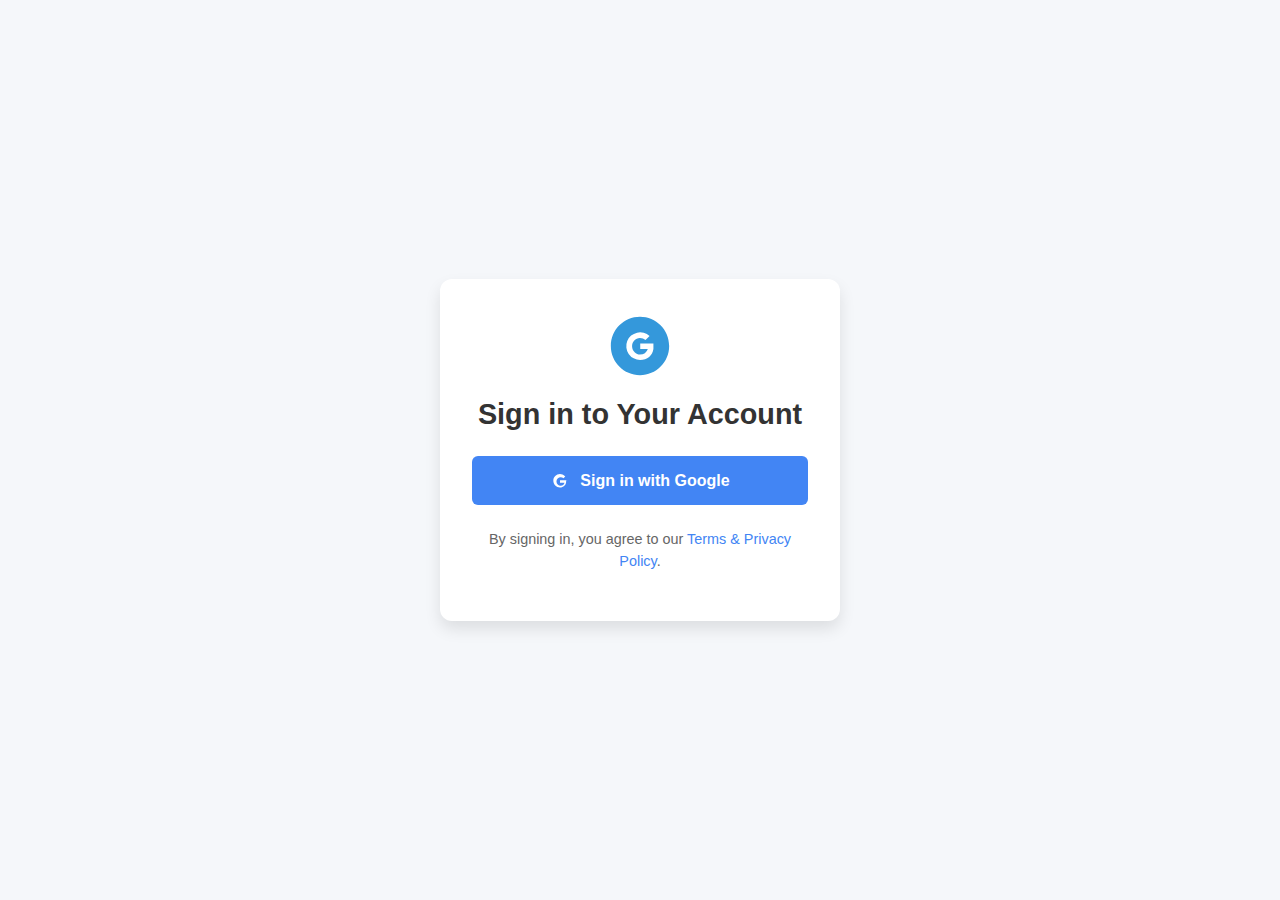
<file: src/main/resources/templates/index.html>
<!DOCTYPE html>
<html lang="en">
<head>
    <meta charset="UTF-8">
    <meta name="viewport" content="width=device-width, initial-scale=1.0">
    <title>Login</title>
    <link rel="stylesheet" href="https://stackpath.bootstrapcdn.com/bootstrap/5.3.0/css/bootstrap.min.css">
    <style>
        /* Basic reset */
        * {
            box-sizing: border-box;
            margin: 0;
            padding: 0;
        }

        /* Fullscreen centered layout */
        body, html {
            height: 100%;
            display: flex;
            align-items: center;
            justify-content: center;
            font-family: Arial, sans-serif;
            background-color: #f5f7fa;
        }

        /* Login container styling */
        .login-container {
            width: 100%;
            max-width: 400px;
            padding: 2rem;
            background-color: #ffffff;
            border-radius: 12px;
            box-shadow: 0 8px 16px rgba(0, 0, 0, 0.1);
            text-align: center;
        }

        /* SVG Logo styling */
        .login-logo {
            width: 70px;
            height: 70px;
            margin-bottom: 1rem;
            fill: #3498db;
        }

        /* Heading */
        .login-container h1 {
            font-size: 1.8rem;
            font-weight: 700;
            color: #333;
            margin-bottom: 1.5rem;
        }

        /* Google Sign-In button styling */
        .btn-google {
            display: flex;
            align-items: center;
            justify-content: center;
            width: 100%;
            background-color: #4285f4;
            border: none;
            color: #fff;
            font-size: 1rem;
            padding: 0.8rem;
            font-weight: 600;
            border-radius: 6px;
            text-decoration: none;
            transition: background-color 0.3s ease;
        }

        .btn-google:hover {
            background-color: #357ae8;
        }

        /* Google icon in button */
        .google-icon {
            margin-right: 10px;
            width: 20px;
            height: 20px;
            fill: #fff;
        }

        /* Small text */
        .small-text {
            font-size: 0.9rem;
            color: #666;
            margin-top: 1.5rem;
        }

        /* Link styling */
        .small-text a {
            color: #4285f4;
            text-decoration: none;
        }

        .small-text a:hover {
            text-decoration: underline;
        }
    </style>
</head>
<body>
    <div class="login-container">
        <!-- SVG Icon as Logo -->
        <svg viewBox="0 0 24 24" class="login-logo">
            <path fill-rule="evenodd" d="M12 22C6.477 22 2 17.523 2 12S6.477 2 12 2s10 4.477 10 10-4.477 10-10 10zm.044-5.213c2.445 0 4.267-1.551 4.556-3.781v-1.891h-4.519v1.89h2.602a2.893 2.893 0 0 1-2.724 1.93c-1.194 0-2.677-1.1-2.677-2.843 0-1.621 1.161-2.876 2.677-2.876.739 0 1.413.279 1.922.736l1.399-1.376a4.744 4.744 0 1 0-3.236 8.212z"></path>
        </svg>

        <!-- Page Title -->
        <h1>Sign in to Your Account</h1>

        <!-- Google Sign-In Button -->
        <a href="/oauth2/authorization/google" class="btn btn-google">
            <svg viewBox="0 0 24 24" class="google-icon">
                <path fill="#fff" d="M21.35 11.1h-9.36v2.89h5.39c-.46 2.11-2.31 3.61-4.58 3.61-2.77 0-5.03-2.27-5.03-5.06s2.26-5.06 5.03-5.06c1.27 0 2.43.47 3.32 1.24l2.2-2.2C15.94 4.57 14.05 3.7 12 3.7c-4.42 0-8 3.58-8 8s3.58 8 8 8c4.06 0 7.4-2.94 7.4-7.2 0-.47-.06-.83-.12-1.2z"/>
            </svg>
            Sign in with Google
        </a>

        <!-- Terms & Privacy Notice -->
        <div class="small-text">
            <p>By signing in, you agree to our <a href="#">Terms & Privacy Policy</a>.</p>
        </div>
    </div>
</body>
</html>
</file>
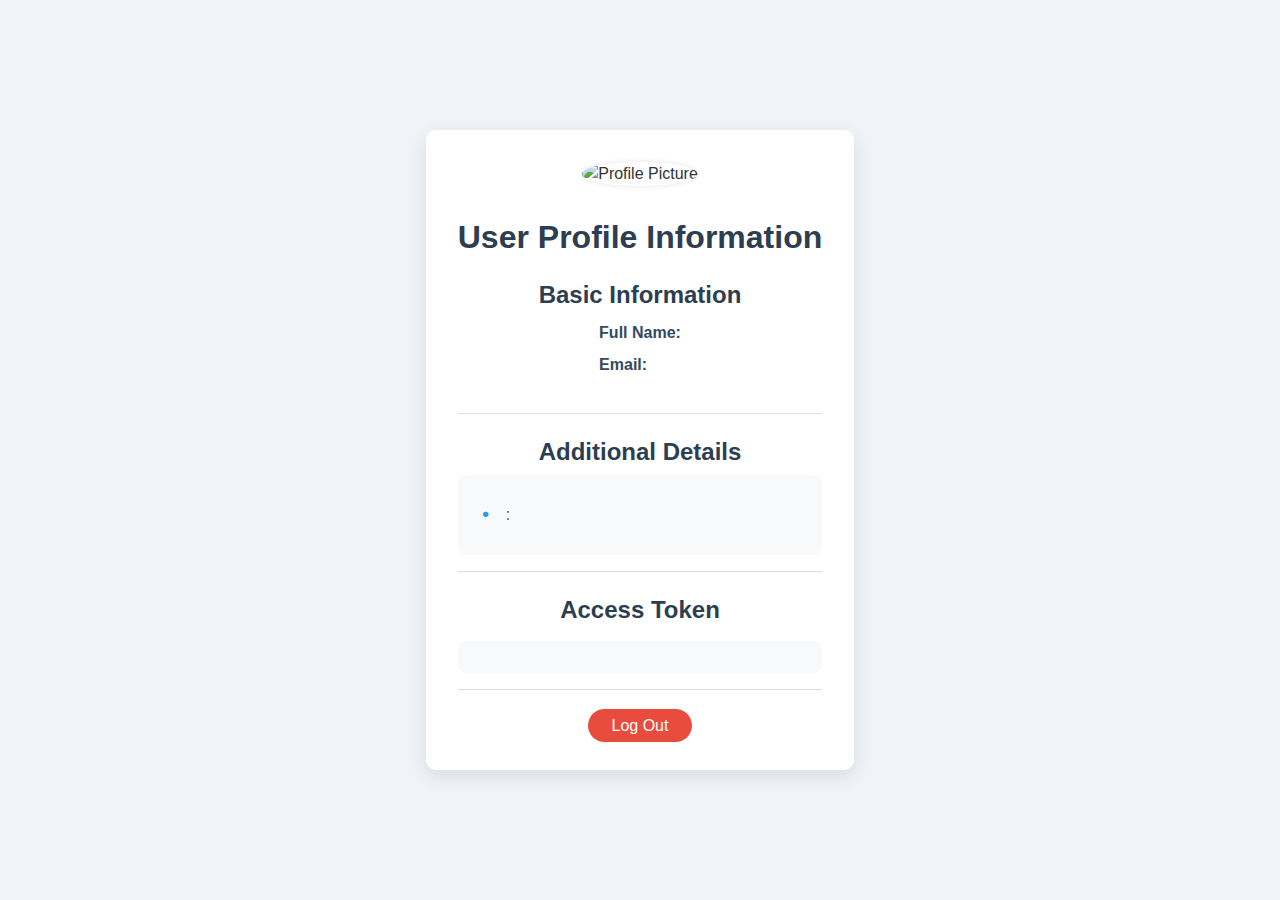
<file: src/main/resources/templates/profile.html>
<!DOCTYPE html>
<html xmlns:th="http://www.thymeleaf.org">
<head>
    <title>User Profile</title>
    <link rel="stylesheet" href="https://stackpath.bootstrapcdn.com/bootstrap/5.3.0/css/bootstrap.min.css">
    <style>
        body, html {
            height: 100%;
            margin: 0;
            display: flex;
            align-items: center;
            justify-content: center;
            background-color: #f0f4f8;
            font-family: 'Roboto', sans-serif;
            color: #333;
        }

        .profile-container {
            width: 100%;
            max-width: 700px;
            padding: 2rem;
            background-color: #ffffff;
            border-radius: 10px;
            box-shadow: 0 6px 20px rgba(0, 0, 0, 0.1);
            text-align: center;
        }

        .profile-picture {
            width: 100px;
            height: 100px;
            border-radius: 50%;
            margin-bottom: 1rem;
            box-shadow: 0 0 6px rgba(0, 0, 0, 0.1);
        }

        h2 {
            color: #2c3e50;
            font-weight: 700;
            margin-top: 1rem;
            margin-bottom: 1rem;
        }

        h4 {
            color: #2c3e50;
            font-weight: 700;
            text-align: center;
            margin-top: 1.5rem;
        }

        .info-section {
            padding-bottom: 1rem;
            margin-bottom: 1.5rem;
            border-bottom: 1px solid #ddd;
        }

        .info-section ul {
            padding: 0;
            list-style-type: none;
        }

        .info-section ul li {
            padding: 0.25rem 0;
        }

        .info-section strong {
            color: #34495e;
            font-weight: 600;
        }

        /* Additional Details styling */
        .additional-details-container {
            background-color: #f8f9fa;
            padding: 1.5rem;
            border-radius: 8px;
            color: #555;
            text-align: left;
        }

        .additional-details-container ul {
            padding: 0;
            list-style-type: none;
            margin: 0;
        }

        .additional-details-container ul li {
            padding: 0.25rem 0;
            position: relative;
            padding-left: 1.5rem;
        }

        .additional-details-container ul li::before {
            content: '●';
            color: #3498db;
            font-size: 0.8rem;
            position: absolute;
            left: 0;
            top: 0.3rem;
        }

        /* Access token styling */
        .access-token {
            font-size: 0.9rem;
            background-color: #f8f9fa;
            padding: 1rem;
            border-radius: 8px;
            color: #666;
            word-break: break-all;
            text-align: center;
            margin-top: 1rem;
        }

        .btn-logout {
            background-color: #e74c3c;
            border: none;
            color: #fff;
            padding: 0.5rem 1.5rem;
            border-radius: 25px;
            font-weight: 500;
            font-size: 1rem;
            margin-top: 1.5rem;
            transition: background-color 0.3s ease;
            text-decoration: none;
        }

        .btn-logout:hover {
            background-color: #c0392b;
        }
    </style>
</head>
<body>
    <div class="profile-container text-center">
        <!-- Profile Picture and Header -->
        <img th:src="${userAttributes['picture']}" alt="Profile Picture" class="profile-picture">
        <h2>User Profile Information</h2>

        <!-- Basic User Details Section -->
        <div class="info-section">
            <h4>Basic Information</h4>
            <ul class="text-start" style="text-align: left; display: inline-block;">
                <li><strong>Full Name:</strong> <span th:text="${userAttributes['name']}"></span></li>
                <li><strong>Email:</strong> <span th:text="${userAttributes['email']}"></span></li>
            </ul>
        </div>

        <!-- Additional Details Section with Grey Container and Circular Markers -->
        <div class="info-section">
            <h4>Additional Details</h4>
            <div class="additional-details-container">
                <ul class="text-start">
                    <li th:each="entry : ${userAttributes.entrySet()}">
                        <strong th:text="${entry.key}"></strong>: <span th:text="${entry.value}"></span>
                    </li>
                </ul>
            </div>
        </div>

        <!-- Access Token Section -->
        <div class="info-section">
            <h4>Access Token</h4>
            <div class="access-token" th:text="${accessToken}"></div>
        </div>

        <!-- Logout Button -->
        <a href="/logout" class="btn-logout">Log Out</a>
    </div>

    <!-- Optional Bootstrap JS -->
    <script src="https://cdn.jsdelivr.net/npm/@popperjs/core@2.9.2/dist/umd/popper.min.js"></script>
    <script src="https://stackpath.bootstrapcdn.com/bootstrap/5.3.0/js/bootstrap.min.js"></script>
</body>
</html>
</file>
